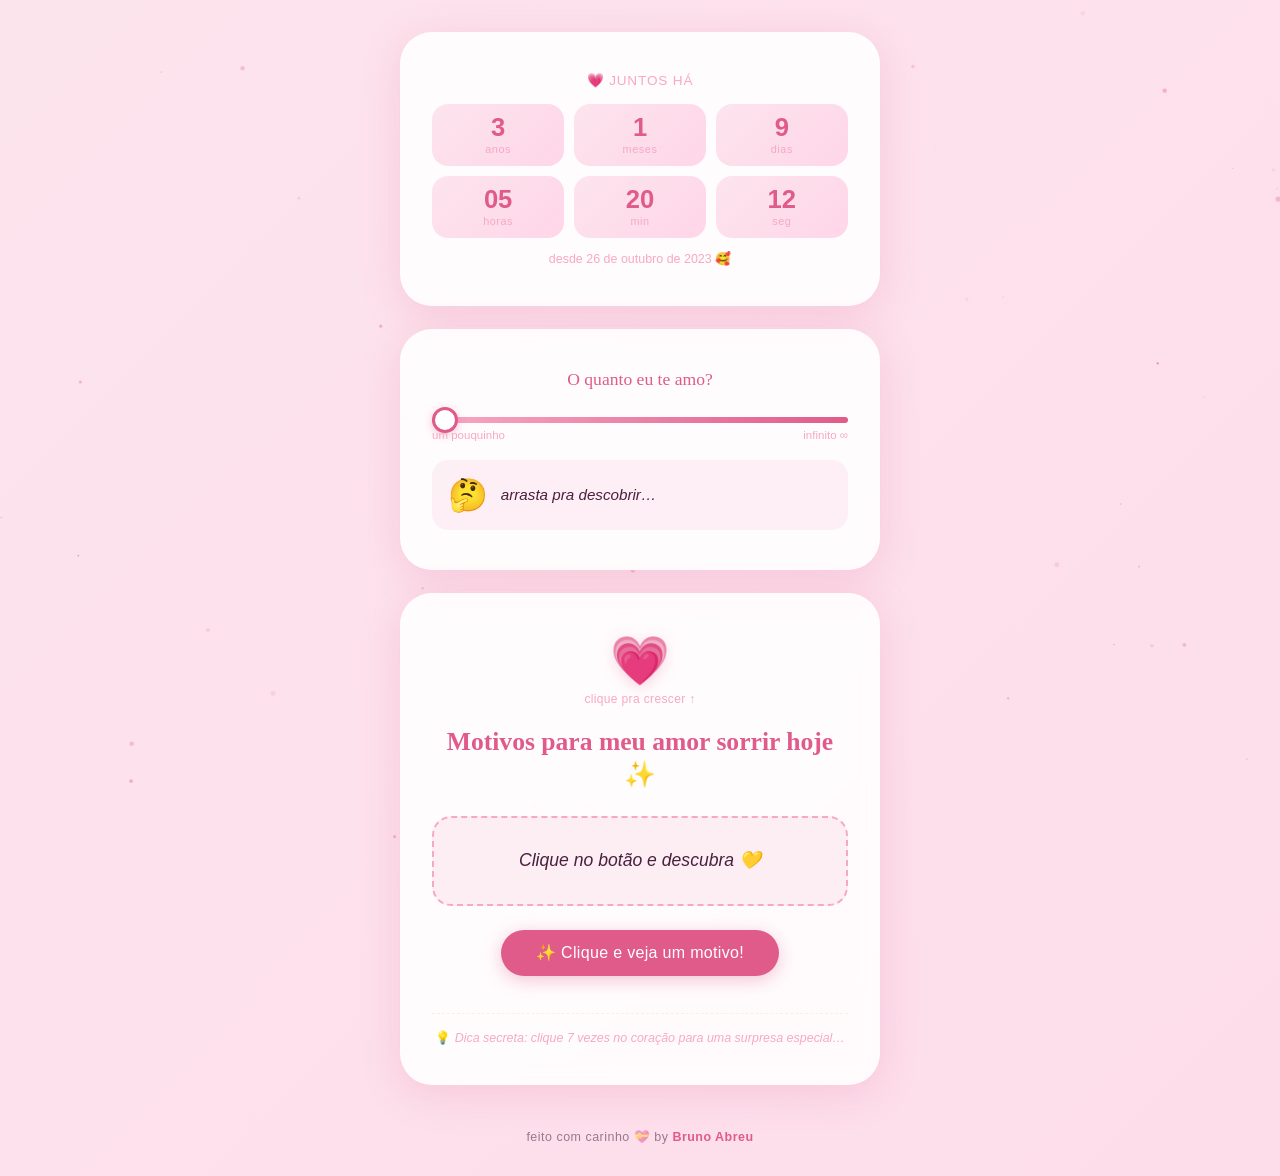
<file: index.html>
<!DOCTYPE html>
<html lang="pt-BR">
<head>
  <meta charset="UTF-8" />
  <meta name="viewport" content="width=device-width, initial-scale=1.0" />
  <title>Para Mari Damasco</title>
  <link rel="icon" type="image/svg+xml" href="data:image/svg+xml,%3Csvg xmlns='http://www.w3.org/2000/svg' viewBox='0 0 100 100'%3E%3Ctext y='.9em' font-size='90'%3E💗%3C/text%3E%3C/svg%3E" />
  <link rel="stylesheet" href="estilo.css" />
</head>
<body>

<canvas id="estrelas"></canvas>
<div id="detalhes-fundo" aria-hidden="true"></div>

<!-- ============================================================
     CARD: TEMPO JUNTOS
     ============================================================ -->
<div class="card card-tempo">
  <p class="tempo-label">💗 juntos há</p>
  <div class="tempo-grid">
    <div class="tempo-bloco">
      <span id="t-anos">0</span>
      <small>anos</small>
    </div>
    <div class="tempo-bloco">
      <span id="t-meses">0</span>
      <small>meses</small>
    </div>
    <div class="tempo-bloco">
      <span id="t-dias">0</span>
      <small>dias</small>
    </div>
    <div class="tempo-bloco">
      <span id="t-horas">0</span>
      <small>horas</small>
    </div>
    <div class="tempo-bloco">
      <span id="t-min">0</span>
      <small>min</small>
    </div>
    <div class="tempo-bloco">
      <span id="t-seg">0</span>
      <small>seg</small>
    </div>
  </div>
  <p class="tempo-sub">desde 26 de outubro de 2023 🥰</p>
</div>

<!-- ============================================================
     CARD: QUANTO EU TE AMO
     ============================================================ -->
<div class="card card-amor">
  <p class="amor-label">O quanto eu te amo?</p>

  <div class="slider-wrapper">
    <input type="range" id="slider-amor" min="0" max="100" value="0" />
    <div class="slider-marcas">
      <span>um pouquinho</span>
      <span>infinito ∞</span>
    </div>
  </div>

  <div id="amor-resposta" class="amor-resposta">
    <span id="amor-emoji">🤔</span>
    <p id="amor-texto">arrasta pra descobrir…</p>
  </div>

  <!-- Explosão de corações ao chegar no infinito -->
  <div id="infinito-kaboom" aria-hidden="true"></div>
</div>

<!-- ============================================================
     CARD PRINCIPAL — frases
     ============================================================ -->
<div class="card">

  <div id="coracao-container" onclick="crescerCoracao()" title="Clique em mim! 🥹">
    <div id="coracao">💗</div>
    <div id="tamanho-hint">clique pra crescer ↑</div>
  </div>

  <h1>Motivos para meu amor sorrir hoje ✨</h1>

  <div id="caixa-frase">
    <p id="frase">Clique no botão e descubra 💛</p>
  </div>

  <button id="btn-sortear" onclick="sortearFrase()">✨ Clique e veja um motivo!</button>

  <div id="contador"></div>

  <hr class="linha" />

  <p class="rodape">
    💡 <em>Dica secreta: clique 7 vezes no coração para uma surpresa especial…</em>
  </p>

</div>

<footer class="assinatura">
  feito com carinho 💝 by <strong>Bruno Abreu</strong>
</footer>

<!-- EASTER EGG -->
<div id="easter-egg">
  <div id="easter-box">
    <h2>🎵 Você encontrou! 🎉</h2>
    <p>Essa playlist é só nossa nenem. Cada música foi escolhida a dedo pensando em nós dois!! 💛</p>
    <a id="btn-playlist"
       href="https://open.spotify.com/playlist/5qg5w7egJX3ZqA6o2hRKBQ?si=a4ea92be59c94166"
       target="_blank" rel="noopener">
      🎵 Abrir playlist no Spotify
    </a>
    <button id="btn-fechar-egg" onclick="fecharEasterEgg()">fechar ✕</button>
  </div>
</div>

<script src="script.js"></script>
</body>
</html>
</file>
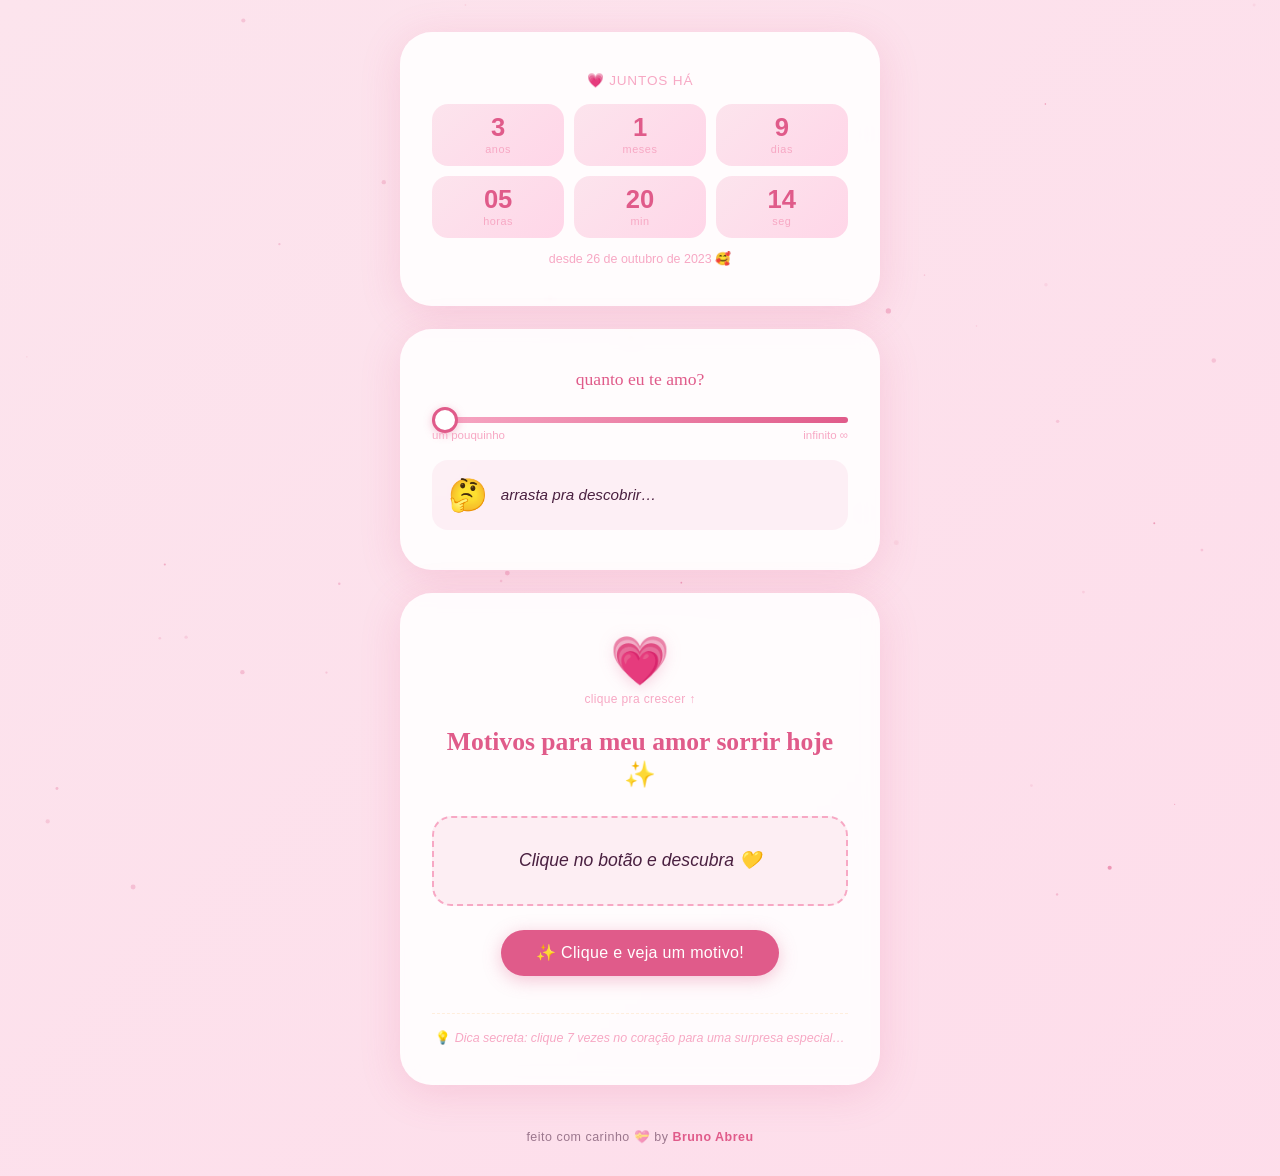
<file: sorrir (1).html>
<!DOCTYPE html>
<html lang="pt-BR">
<head>
  <meta charset="UTF-8" />
  <meta name="viewport" content="width=device-width, initial-scale=1.0" />
  <title>💗 Para Você</title>
  <link rel="icon" type="image/svg+xml" href="data:image/svg+xml,%3Csvg xmlns='http://www.w3.org/2000/svg' viewBox='0 0 100 100'%3E%3Ctext y='.9em' font-size='90'%3E💗%3C/text%3E%3C/svg%3E" />
  <link rel="stylesheet" href="estilo.css" />
</head>
<body>

<canvas id="estrelas"></canvas>
<div id="detalhes-fundo" aria-hidden="true"></div>

<!-- ============================================================
     CARD: TEMPO JUNTOS
     ============================================================ -->
<div class="card card-tempo">
  <p class="tempo-label">💗 juntos há</p>
  <div class="tempo-grid">
    <div class="tempo-bloco">
      <span id="t-anos">0</span>
      <small>anos</small>
    </div>
    <div class="tempo-bloco">
      <span id="t-meses">0</span>
      <small>meses</small>
    </div>
    <div class="tempo-bloco">
      <span id="t-dias">0</span>
      <small>dias</small>
    </div>
    <div class="tempo-bloco">
      <span id="t-horas">0</span>
      <small>horas</small>
    </div>
    <div class="tempo-bloco">
      <span id="t-min">0</span>
      <small>min</small>
    </div>
    <div class="tempo-bloco">
      <span id="t-seg">0</span>
      <small>seg</small>
    </div>
  </div>
  <p class="tempo-sub">desde 26 de outubro de 2023 🥰</p>
</div>

<!-- ============================================================
     CARD: QUANTO EU TE AMO
     ============================================================ -->
<div class="card card-amor">
  <p class="amor-label">quanto eu te amo?</p>

  <div class="slider-wrapper">
    <input type="range" id="slider-amor" min="0" max="100" value="0" />
    <div class="slider-marcas">
      <span>um pouquinho</span>
      <span>infinito ∞</span>
    </div>
  </div>

  <div id="amor-resposta" class="amor-resposta">
    <span id="amor-emoji">🤔</span>
    <p id="amor-texto">arrasta pra descobrir…</p>
  </div>

  <!-- Explosão de corações ao chegar no infinito -->
  <div id="infinito-kaboom" aria-hidden="true"></div>
</div>

<!-- ============================================================
     CARD PRINCIPAL — frases
     ============================================================ -->
<div class="card">

  <div id="coracao-container" onclick="crescerCoracao()" title="Clique em mim! 🥹">
    <div id="coracao">💗</div>
    <div id="tamanho-hint">clique pra crescer ↑</div>
  </div>

  <h1>Motivos para meu amor sorrir hoje ✨</h1>

  <div id="caixa-frase">
    <p id="frase">Clique no botão e descubra 💛</p>
  </div>

  <button id="btn-sortear" onclick="sortearFrase()">✨ Clique e veja um motivo!</button>

  <div id="contador"></div>

  <hr class="linha" />

  <p class="rodape">
    💡 <em>Dica secreta: clique 7 vezes no coração para uma surpresa especial…</em>
  </p>

</div>

<footer class="assinatura">
  feito com carinho 💝 by <strong>Bruno Abreu</strong>
</footer>

<!-- EASTER EGG -->
<div id="easter-egg">
  <div id="easter-box">
    <h2>🎵 Você encontrou! 🎉</h2>
    <p>Essa playlist é só nossa nenem. Cada música foi escolhida a dedo pensando em nós dois!! 💛</p>
    <a id="btn-playlist"
       href="https://open.spotify.com/playlist/5qg5w7egJX3ZqA6o2hRKBQ?si=a4ea92be59c94166"
       target="_blank" rel="noopener">
      🎵 Abrir playlist no Spotify
    </a>
    <button id="btn-fechar-egg" onclick="fecharEasterEgg()">fechar ✕</button>
  </div>
</div>

<script src="script.js"></script>
</body>
</html>
</file>
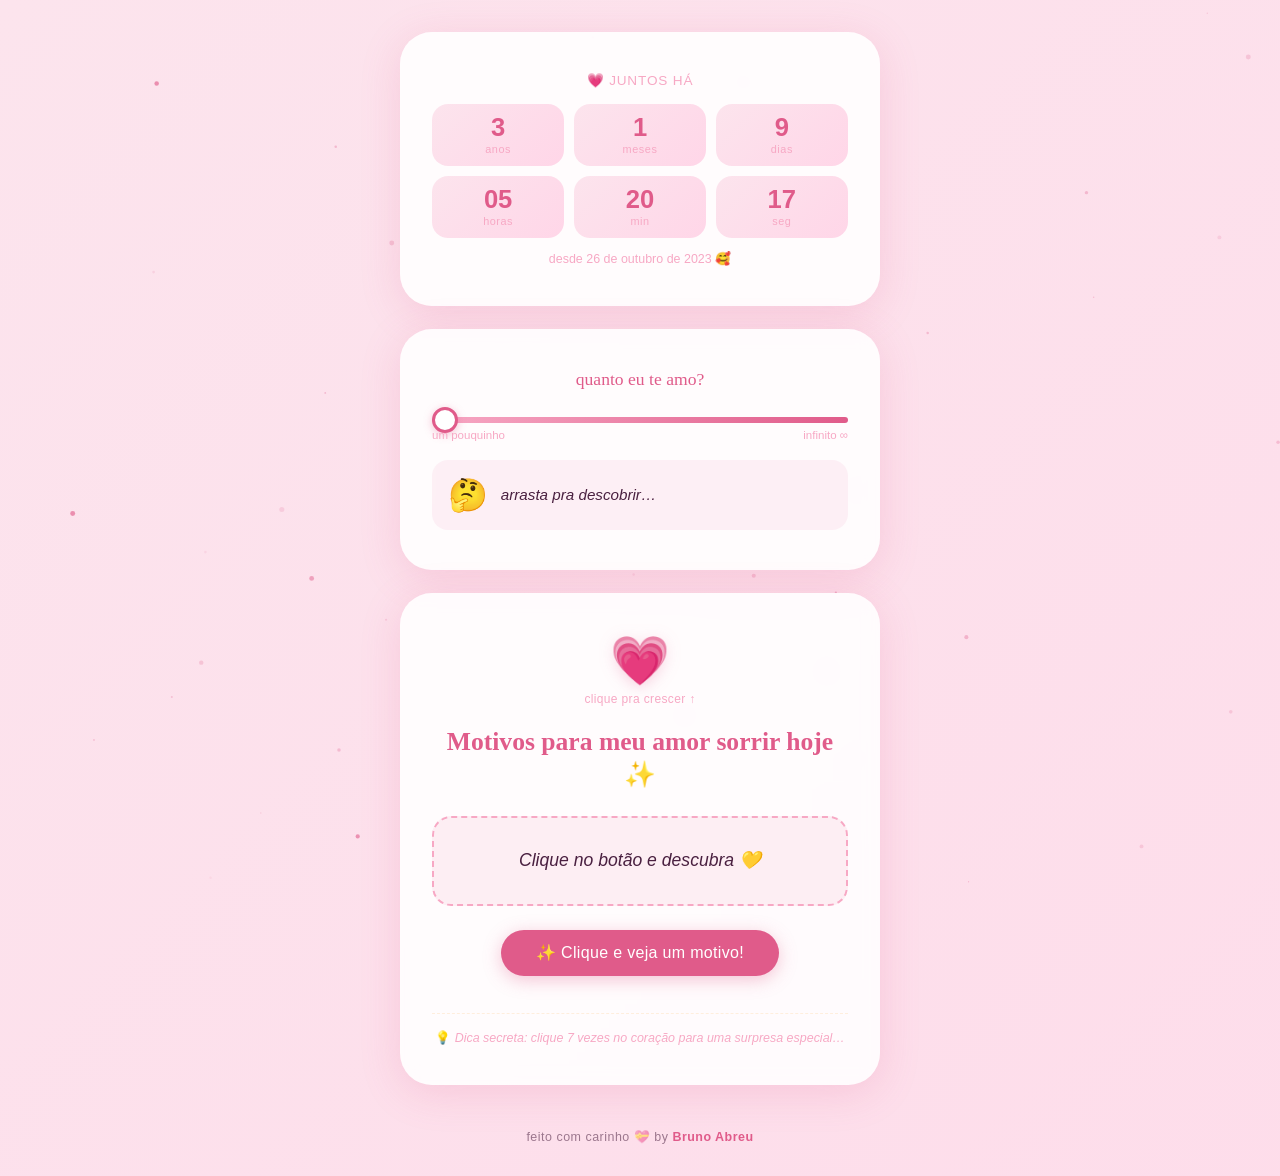
<file: sorrir.html>
<!DOCTYPE html>
<html lang="pt-BR">
<head>
  <meta charset="UTF-8" />
  <meta name="viewport" content="width=device-width, initial-scale=1.0" />
  <title>💗 Para Você</title>
  <link rel="icon" type="image/svg+xml" href="data:image/svg+xml,%3Csvg xmlns='http://www.w3.org/2000/svg' viewBox='0 0 100 100'%3E%3Ctext y='.9em' font-size='90'%3E💗%3C/text%3E%3C/svg%3E" />
  <link rel="stylesheet" href="estilo.css" />
</head>
<body>

<canvas id="estrelas"></canvas>
<div id="detalhes-fundo" aria-hidden="true"></div>

<!-- ============================================================
     CARD: TEMPO JUNTOS
     ============================================================ -->
<div class="card card-tempo">
  <p class="tempo-label">💗 juntos há</p>
  <div class="tempo-grid">
    <div class="tempo-bloco">
      <span id="t-anos">0</span>
      <small>anos</small>
    </div>
    <div class="tempo-bloco">
      <span id="t-meses">0</span>
      <small>meses</small>
    </div>
    <div class="tempo-bloco">
      <span id="t-dias">0</span>
      <small>dias</small>
    </div>
    <div class="tempo-bloco">
      <span id="t-horas">0</span>
      <small>horas</small>
    </div>
    <div class="tempo-bloco">
      <span id="t-min">0</span>
      <small>min</small>
    </div>
    <div class="tempo-bloco">
      <span id="t-seg">0</span>
      <small>seg</small>
    </div>
  </div>
  <p class="tempo-sub">desde 26 de outubro de 2023 🥰</p>
</div>

<!-- ============================================================
     CARD: QUANTO EU TE AMO
     ============================================================ -->
<div class="card card-amor">
  <p class="amor-label">quanto eu te amo?</p>

  <div class="slider-wrapper">
    <input type="range" id="slider-amor" min="0" max="100" value="0" />
    <div class="slider-marcas">
      <span>um pouquinho</span>
      <span>infinito ∞</span>
    </div>
  </div>

  <div id="amor-resposta" class="amor-resposta">
    <span id="amor-emoji">🤔</span>
    <p id="amor-texto">arrasta pra descobrir…</p>
  </div>

  <!-- Explosão de corações ao chegar no infinito -->
  <div id="infinito-kaboom" aria-hidden="true"></div>
</div>

<!-- ============================================================
     CARD PRINCIPAL — frases
     ============================================================ -->
<div class="card">

  <div id="coracao-container" onclick="crescerCoracao()" title="Clique em mim! 🥹">
    <div id="coracao">💗</div>
    <div id="tamanho-hint">clique pra crescer ↑</div>
  </div>

  <h1>Motivos para meu amor sorrir hoje ✨</h1>

  <div id="caixa-frase">
    <p id="frase">Clique no botão e descubra 💛</p>
  </div>

  <button id="btn-sortear" onclick="sortearFrase()">✨ Clique e veja um motivo!</button>

  <div id="contador"></div>

  <hr class="linha" />

  <p class="rodape">
    💡 <em>Dica secreta: clique 7 vezes no coração para uma surpresa especial…</em>
  </p>

</div>

<footer class="assinatura">
  feito com carinho 💝 by <strong>Bruno Abreu</strong>
</footer>

<!-- EASTER EGG -->
<div id="easter-egg">
  <div id="easter-box">
    <h2>🎵 Você encontrou! 🎉</h2>
    <p>Essa playlist é só nossa nenem. Cada música foi escolhida a dedo pensando em nós dois!! 💛</p>
    <a id="btn-playlist"
       href="https://open.spotify.com/playlist/5qg5w7egJX3ZqA6o2hRKBQ?si=a4ea92be59c94166"
       target="_blank" rel="noopener">
      🎵 Abrir playlist no Spotify
    </a>
    <button id="btn-fechar-egg" onclick="fecharEasterEgg()">fechar ✕</button>
  </div>
</div>

<script src="script.js"></script>
</body>
</html>
</file>
<file: estilo.css>
/* ============================================================
   CORES E FONTES — mude aqui para personalizar o visual
   ============================================================ */
:root {
  --cor-fundo: #fce4ed;
  --cor-fundo2: #ffeedd;
  --cor-primaria: #e05b8a;
  --cor-secundaria: #f7a8c4;
  --cor-texto: #4a2040;
  --cor-coracoes: #e05b8a;
  --fonte-titulo: 'Georgia', serif;
  --fonte-texto: 'Segoe UI', sans-serif;
}

* { box-sizing: border-box; margin: 0; padding: 0; }

/* ============================================================
   GRADIENTE ANIMADO DE FUNDO
   Troque as cores no @keyframes gradiente para mudar as cores
   ============================================================ */
body {
  min-height: 100vh;
  font-family: var(--fonte-texto);
  color: var(--cor-texto);
  display: flex;
  flex-direction: column;
  align-items: center;
  justify-content: center;
  padding: 2rem 1rem;
  overflow-x: hidden;
  position: relative;

  /* gradiente animado — 3 posições de cor que se alternam suavemente */
  background: linear-gradient(135deg, #fce4ed, #ffd6e8, #ffe8f5);
  background-size: 400% 400%;
  animation: gradiente 10s ease infinite;
}

@keyframes gradiente {
  0%   { background-position: 0%   50%; }
  50%  { background-position: 100% 50%; }
  100% { background-position: 0%   50%; }
}

/* ============================================================
   CANVAS DAS ESTRELINHAS (fixo atrás de tudo)
   ============================================================ */
#estrelas {
  position: fixed;
  inset: 0;
  pointer-events: none;
  z-index: 0;
}

/* ============================================================
   DETALHES FOFOS DE FUNDO
   Os elementos (💗 🌸 ✨ etc) são criados pelo script.js
   e injetados aqui. Cada um recebe a classe .detalhe-fofo
   ============================================================ */
#detalhes-fundo {
  position: fixed;
  inset: 0;
  pointer-events: none;
  z-index: 1;
  overflow: hidden;
}

.detalhe-fofo {
  position: absolute;
  font-size: 1.4rem;
  opacity: 0;
  animation: subir-fofo var(--dur, 8s) var(--delay, 0s) ease-in infinite;
  user-select: none;
}

@keyframes subir-fofo {
  0%   { transform: translateY(0)   rotate(0deg)   scale(0.8); opacity: 0;   }
  15%  { opacity: 0.55; }
  80%  { opacity: 0.35; }
  100% { transform: translateY(-110vh) rotate(25deg) scale(1.1); opacity: 0; }
}

/* ============================================================
   CARD PRINCIPAL
   ============================================================ */
.card {
  position: relative;
  z-index: 2;
  background: rgba(255, 255, 255, 0.88);
  backdrop-filter: blur(8px);
  -webkit-backdrop-filter: blur(8px);
  border-radius: 2rem;
  box-shadow: 0 8px 40px rgba(224, 91, 138, 0.18);
  padding: 2.5rem 2rem;
  max-width: 480px;
  width: 100%;
  text-align: center;
}

/* ============================================================
   CORAÇÃO ANIMADO
   ============================================================ */
#coracao-container {
  margin-bottom: 1.2rem;
  cursor: pointer;
  user-select: none;
}
#coracao {
  font-size: 3rem;
  display: inline-block;
  transition: transform 0.15s cubic-bezier(.36,2,.7,.8);
  filter: drop-shadow(0 2px 8px rgba(224,91,138,0.3));
}
#coracao.pulsar {
  animation: pulso 0.35s ease;
}
@keyframes pulso {
  0%   { transform: scale(1); }
  50%  { transform: scale(1.45); }
  100% { transform: scale(1); }
}
#tamanho-hint {
  font-size: 0.75rem;
  color: var(--cor-secundaria);
  margin-top: 0.2rem;
  letter-spacing: 0.03em;
}

/* ============================================================
   TÍTULO
   ============================================================ */
h1 {
  font-family: var(--fonte-titulo);
  font-size: 1.6rem;
  color: var(--cor-primaria);
  margin-bottom: 1.5rem;
  line-height: 1.3;
}

/* ============================================================
   CAIXA DA FRASE
   ============================================================ */
#caixa-frase {
  background: rgba(252, 228, 237, 0.6);
  border: 2px dashed var(--cor-secundaria);
  border-radius: 1.2rem;
  padding: 1.4rem 1.2rem;
  min-height: 90px;
  display: flex;
  align-items: center;
  justify-content: center;
  margin-bottom: 1.5rem;
  transition: opacity 0.3s;
}
#frase {
  font-size: 1.1rem;
  line-height: 1.6;
  color: var(--cor-texto);
  font-style: italic;
}

/* ============================================================
   BOTÃO PRINCIPAL
   ============================================================ */
#btn-sortear {
  background: var(--cor-primaria);
  color: white;
  border: none;
  border-radius: 999px;
  padding: 0.85rem 2.2rem;
  font-size: 1rem;
  font-family: var(--fonte-texto);
  cursor: pointer;
  box-shadow: 0 4px 18px rgba(224,91,138,0.35);
  transition: transform 0.1s, box-shadow 0.1s;
  letter-spacing: 0.02em;
  margin-bottom: 0.8rem;
}
#btn-sortear:hover  { transform: translateY(-2px); box-shadow: 0 6px 22px rgba(224,91,138,0.4); }
#btn-sortear:active { transform: translateY(0);    box-shadow: 0 2px 8px rgba(224,91,138,0.3); }

/* ============================================================
   CONTADOR DE CLIQUES
   ============================================================ */
#contador {
  font-size: 0.8rem;
  color: var(--cor-secundaria);
  margin-bottom: 1.5rem;
}

/* ============================================================
   SEPARADOR
   ============================================================ */
.linha {
  border: none;
  border-top: 1.5px dashed var(--cor-fundo2);
  margin: 1rem 0;
}

/* ============================================================
   RODAPÉ DA CARD
   ============================================================ */
.rodape {
  font-size: 0.78rem;
  color: var(--cor-secundaria);
  margin-top: 0.5rem;
}

/* ============================================================
   ASSINATURA "feito com carinho by Bruno Abreu"
   Fica embaixo do card, discreta mas presente
   ============================================================ */
.assinatura {
  position: relative;
  z-index: 2;
  margin-top: 1.4rem;
  font-size: 0.78rem;
  color: rgba(74, 32, 64, 0.55);
  letter-spacing: 0.04em;
  text-align: center;
}
.assinatura strong {
  color: var(--cor-primaria);
  font-weight: 600;
}

/* ============================================================
   EASTER EGG — modal especial
   ============================================================ */
#easter-egg {
  display: none;
  position: fixed;
  inset: 0;
  z-index: 100;
  background: rgba(74,32,64,0.82);
  align-items: center;
  justify-content: center;
}
#easter-egg.ativo { display: flex; }

#easter-box {
  background: white;
  border-radius: 2rem;
  padding: 2.5rem 2rem;
  max-width: 420px;
  width: 90%;
  text-align: center;
  box-shadow: 0 16px 60px rgba(0,0,0,0.3);
  animation: aparecer 0.4s cubic-bezier(.36,2,.7,.8);
}
@keyframes aparecer {
  from { transform: scale(0.7); opacity: 0; }
  to   { transform: scale(1);   opacity: 1; }
}
#easter-box h2 {
  font-family: var(--fonte-titulo);
  color: var(--cor-primaria);
  font-size: 1.5rem;
  margin-bottom: 0.8rem;
}
#easter-box p {
  color: var(--cor-texto);
  line-height: 1.6;
  margin-bottom: 1.4rem;
  font-size: 0.95rem;
}

#btn-playlist {
  display: inline-block;
  background: #1db954;
  color: white;
  text-decoration: none;
  border-radius: 999px;
  padding: 0.75rem 1.8rem;
  font-size: 0.95rem;
  font-weight: 600;
  letter-spacing: 0.03em;
  transition: opacity 0.2s;
  margin-bottom: 1rem;
}
#btn-playlist:hover { opacity: 0.87; }

#btn-fechar-egg {
  display: block;
  background: none;
  border: none;
  color: var(--cor-secundaria);
  cursor: pointer;
  font-size: 0.85rem;
  text-decoration: underline;
  margin: 0 auto;
  font-family: var(--fonte-texto);
}

/* ============================================================
   LAYOUT GERAL — cards empilhados com espaço entre eles
   ============================================================ */
body {
  gap: 1.4rem;
}

/* ============================================================
   CARD: TEMPO JUNTOS
   ============================================================ */
.card-tempo {
  max-width: 480px;
  width: 100%;
}
.tempo-label {
  font-size: 0.85rem;
  color: var(--cor-secundaria);
  letter-spacing: 0.06em;
  text-transform: uppercase;
  margin-bottom: 1rem;
}
.tempo-grid {
  display: grid;
  grid-template-columns: repeat(3, 1fr);
  gap: 0.6rem;
  margin-bottom: 0.8rem;
}
.tempo-bloco {
  background: linear-gradient(135deg, #fce4ed, #ffd6e8);
  border-radius: 1rem;
  padding: 0.7rem 0.4rem;
  display: flex;
  flex-direction: column;
  align-items: center;
  gap: 0.15rem;
}
.tempo-bloco span {
  font-size: 1.6rem;
  font-weight: 700;
  color: var(--cor-primaria);
  line-height: 1;
  font-variant-numeric: tabular-nums;
}
.tempo-bloco small {
  font-size: 0.68rem;
  color: var(--cor-secundaria);
  letter-spacing: 0.05em;
}
.tempo-sub {
  font-size: 0.78rem;
  color: var(--cor-secundaria);
  margin-top: 0.2rem;
}

/* ============================================================
   CARD: QUANTO EU TE AMO
   ============================================================ */
.card-amor {
  max-width: 480px;
  width: 100%;
  position: relative;
  overflow: hidden;
}
.amor-label {
  font-family: var(--fonte-titulo);
  font-size: 1.1rem;
  color: var(--cor-primaria);
  margin-bottom: 1.2rem;
}

/* slider */
.slider-wrapper {
  margin-bottom: 1.2rem;
}
.slider-wrapper input[type="range"] {
  -webkit-appearance: none;
  appearance: none;
  width: 100%;
  height: 6px;
  border-radius: 999px;
  background: linear-gradient(to right, #f7a8c4, #e05b8a);
  outline: none;
  cursor: pointer;
  margin-bottom: 0.4rem;
}
.slider-wrapper input[type="range"]::-webkit-slider-thumb {
  -webkit-appearance: none;
  width: 26px;
  height: 26px;
  border-radius: 50%;
  background: white;
  border: 3px solid var(--cor-primaria);
  box-shadow: 0 2px 8px rgba(224,91,138,0.35);
  cursor: grab;
  transition: transform 0.1s;
}
.slider-wrapper input[type="range"]::-webkit-slider-thumb:active {
  cursor: grabbing;
  transform: scale(1.15);
}
.slider-marcas {
  display: flex;
  justify-content: space-between;
  font-size: 0.72rem;
  color: var(--cor-secundaria);
}

/* resposta */
.amor-resposta {
  background: rgba(252,228,237,0.5);
  border-radius: 1rem;
  padding: 1rem;
  min-height: 70px;
  display: flex;
  align-items: center;
  gap: 0.8rem;
  transition: opacity 0.3s;
}
#amor-emoji { font-size: 2rem; flex-shrink: 0; }
#amor-texto {
  font-size: 0.95rem;
  line-height: 1.5;
  color: var(--cor-texto);
  font-style: italic;
  text-align: left;
}

/* explosão de corações no infinito */
#infinito-kaboom {
  position: absolute;
  inset: 0;
  pointer-events: none;
  overflow: hidden;
}
.kaboom-coracao {
  position: absolute;
  font-size: 1.5rem;
  animation: kaboom-subir 1.2s ease-out forwards;
}
@keyframes kaboom-subir {
  0%   { transform: translateY(0) scale(0.5) rotate(0deg); opacity: 1; }
  100% { transform: translateY(-120px) scale(1.4) rotate(20deg); opacity: 0; }
}
</file>
